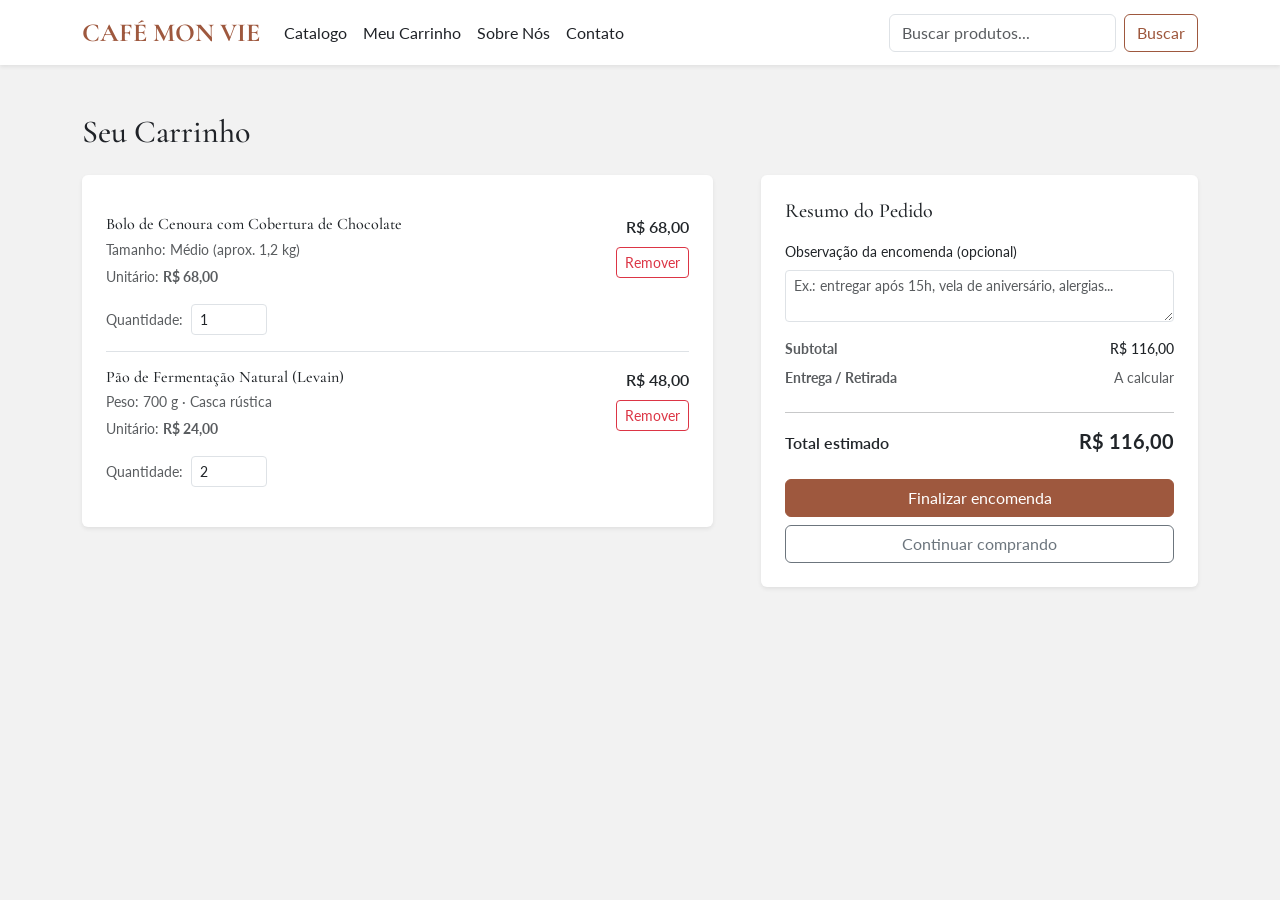
<file: client/cart.html>
<!DOCTYPE html>
<html lang="pt-br">

<head>
    <meta charset="UTF-8">
    <meta name="viewport" content="width=device-width, initial-scale=1.0">
    <link href="https://cdn.jsdelivr.net/npm/bootstrap@5.3.3/dist/css/bootstrap.min.css" rel="stylesheet"
        integrity="sha384-QWTKZyjpPEjISv5WaRU9OFeRpok6YctnYmDr5pNlyT2bRjXh0JMhjY6hW+ALEwIH" crossorigin="anonymous">
    <link rel="stylesheet" href="https://cdnjs.cloudflare.com/ajax/libs/font-awesome/6.4.0/css/all.min.css">
    <link rel="stylesheet" href="../assets/css/style.css">
    <title>Meu Carrinho</title>
</head>

<body>

    <nav class="navbar navbar-expand-lg bg-white shadow-sm">
        <div class="container">
            <a class="navbar-brand" href="index.html">CAFÉ MON VIE</a>
            <button class="navbar-toggler" type="button" data-bs-toggle="collapse" data-bs-target="#navbarScroll"
                aria-controls="navbarScroll" aria-expanded="false" aria-label="Toggle navigation">
                <span class="navbar-toggler-icon"></span>
            </button>
            <div class="collapse navbar-collapse" id="navbarScroll">
                <ul class="navbar-nav me-auto my-2 my-lg-0 navbar-nav-scroll" style="--bs-scroll-height: 100px;">
                    <li class="nav-item">
                        <a class="nav-link" href="catalog.html">Catalogo</a>
                    </li>
                    <li class="nav-item">
                        <a class="nav-link" href="cart.html">Meu Carrinho</a>
                    </li>
                    <li class="nav-item">
                        <a class="nav-link" href="index.html#about-us">Sobre Nós</a>
                    </li>
                    <li class="nav-item">
                        <a class="nav-link" href="#contact">Contato</a>
                    </li>
                </ul>
            </div>
            <form class="d-flex" role="search">
                <input class="form-control me-2" type="search" placeholder="Buscar produtos..."
                    aria-label="Buscar produtos">
                <button class="btn btn-outline-primary" type="submit">
                    Buscar
                </button>
            </form>
        </div>
    </nav>

    <main class="container my-5">
        <section class="cart-section" aria-labelledby="cart-title">
            <div class="d-flex justify-content-between align-items-center mb-4">
                <h1 id="cart-title" class="h2 mb-0">Seu Carrinho</h1>
            </div>

            <div class="row g-4 g-lg-5 align-items-start">
                <div class="col-12 col-lg-7">
                    <article class="card border-0 shadow-sm">
                        <div class="card-body p-3 p-md-4">
                            <ul class="list-group list-group-flush cart-items">
                                <li class="list-group-item px-0 py-3 cart-item">
                                    <div class="d-flex justify-content-between align-items-start gap-3">
                                        <div>
                                            <h2 class="h6 mb-1 product-name">Bolo de Cenoura com Cobertura de Chocolate
                                            </h2>
                                            <p class="text-muted small mb-1">Tamanho: Médio (aprox. 1,2 kg)</p>
                                            <span class="text-muted small">Unitário: <strong class="unit-price">R$
                                                    68,00</strong></span>
                                        </div>

                                        <div class="text-end">
                                            <div class="fw-semibold product-subtotal mb-2">R$ 68,00</div>
                                            <a href="#>"
                                                class="btn btn-sm btn-outline-danger remove-item" title="Remover item"
                                                aria-label="Remover Bolo de Cenoura com Cobertura de Chocolate">Remover</a>
                                        </div>
                                    </div>

                                    <div class="d-flex align-items-center gap-2 mt-3">
                                        <label for="qty-1" class="small text-muted mb-0">Quantidade:</label>
                                        <input id="qty-1" type="number" name="quantities[1]" value="1" min="1" max="50"
                                            class="form-control form-control-sm item-qty" style="width: 76px;">
                                    </div>
                                </li>

                                <li class="list-group-item px-0 py-3 cart-item">
                                    <div class="d-flex justify-content-between align-items-start gap-3">
                                        <div>
                                            <h2 class="h6 mb-1 product-name">Pão de Fermentação Natural (Levain)</h2>
                                            <p class="text-muted small mb-1 product-meta">Peso: 700 g · Casca rústica
                                            </p>
                                            <span class="text-muted small">Unitário: <strong class="unit-price">R$
                                                    24,00</strong></span>
                                        </div>

                                        <div class="text-end">
                                            <div class="fw-semibold product-subtotal mb-2">R$ 48,00</div>
                                            <a href="#" class="btn btn-sm btn-outline-danger remove-item" title="Remover item" 
                                            aria-label="Remover Pão de Fermentação Natural">Remover</a>
                                        </div>
                                    </div>

                                    <div class="d-flex align-items-center gap-2 mt-3">
                                        <label for="qty-2" class="small text-muted mb-0">Quantidade:</label>
                                        <input id="qty-2" type="number" name="quantities[2]" value="2" min="1" max="50"
                                            class="form-control form-control-sm item-qty" style="width: 76px;">
                                    </div>
                                </li>
                            </ul>

                            <div class="text-center py-5 d-none cart-empty">
                                <p class="text-muted mb-3">Seu carrinho ainda está vazio.</p>
                                <a href="index.html" class="btn btn-dark">Ver doces, bolos e pães</a>
                            </div>
                        </div>
                    </article>
                </div>

                <aside class="col-12 col-lg-5" aria-label="Resumo do pedido">
                    <div class="card border-0 shadow-sm">
                        <div class="card-body p-3 p-md-4">
                            <h2 class="h5 mb-3">Resumo do Pedido</h2>

                            <div class="mb-3">
                                <label for="order-note" class="form-label small">Observação da encomenda
                                    (opcional)</label>
                                <textarea id="order-note" name="order_note" rows="2"
                                    class="form-control form-control-sm"
                                    placeholder="Ex.: entregar após 15h, vela de aniversário, alergias..."></textarea>
                            </div>

                            <dl class="row small mb-3">
                                <dt class="col-6 text-muted">Subtotal</dt>
                                <dd class="col-6 text-end fw-medium cart-subtotal">R$ 116,00</dd>

                                <dt class="col-6 text-muted">Entrega / Retirada</dt>
                                <dd class="col-6 text-end text-muted cart-delivery">A calcular</dd>
                            </dl>

                            <hr>

                            <div class="d-flex justify-content-between align-items-baseline mb-4">
                                <span class="fw-semibold">Total estimado</span>
                                <span class="h5 mb-0 fw-bold cart-total">R$ 116,00</span>
                            </div>

                            <div class="d-grid gap-2">
                                <a href="checkout.html" class="btn btn-primary">Finalizar encomenda</a>
                                <a href="index.html" class="btn btn-outline-secondary">Continuar comprando</a>
                            </div>
                        </div>
                    </div>
                </aside>
            </div>
        </section>
    </main>

</body>

</html>
</file>
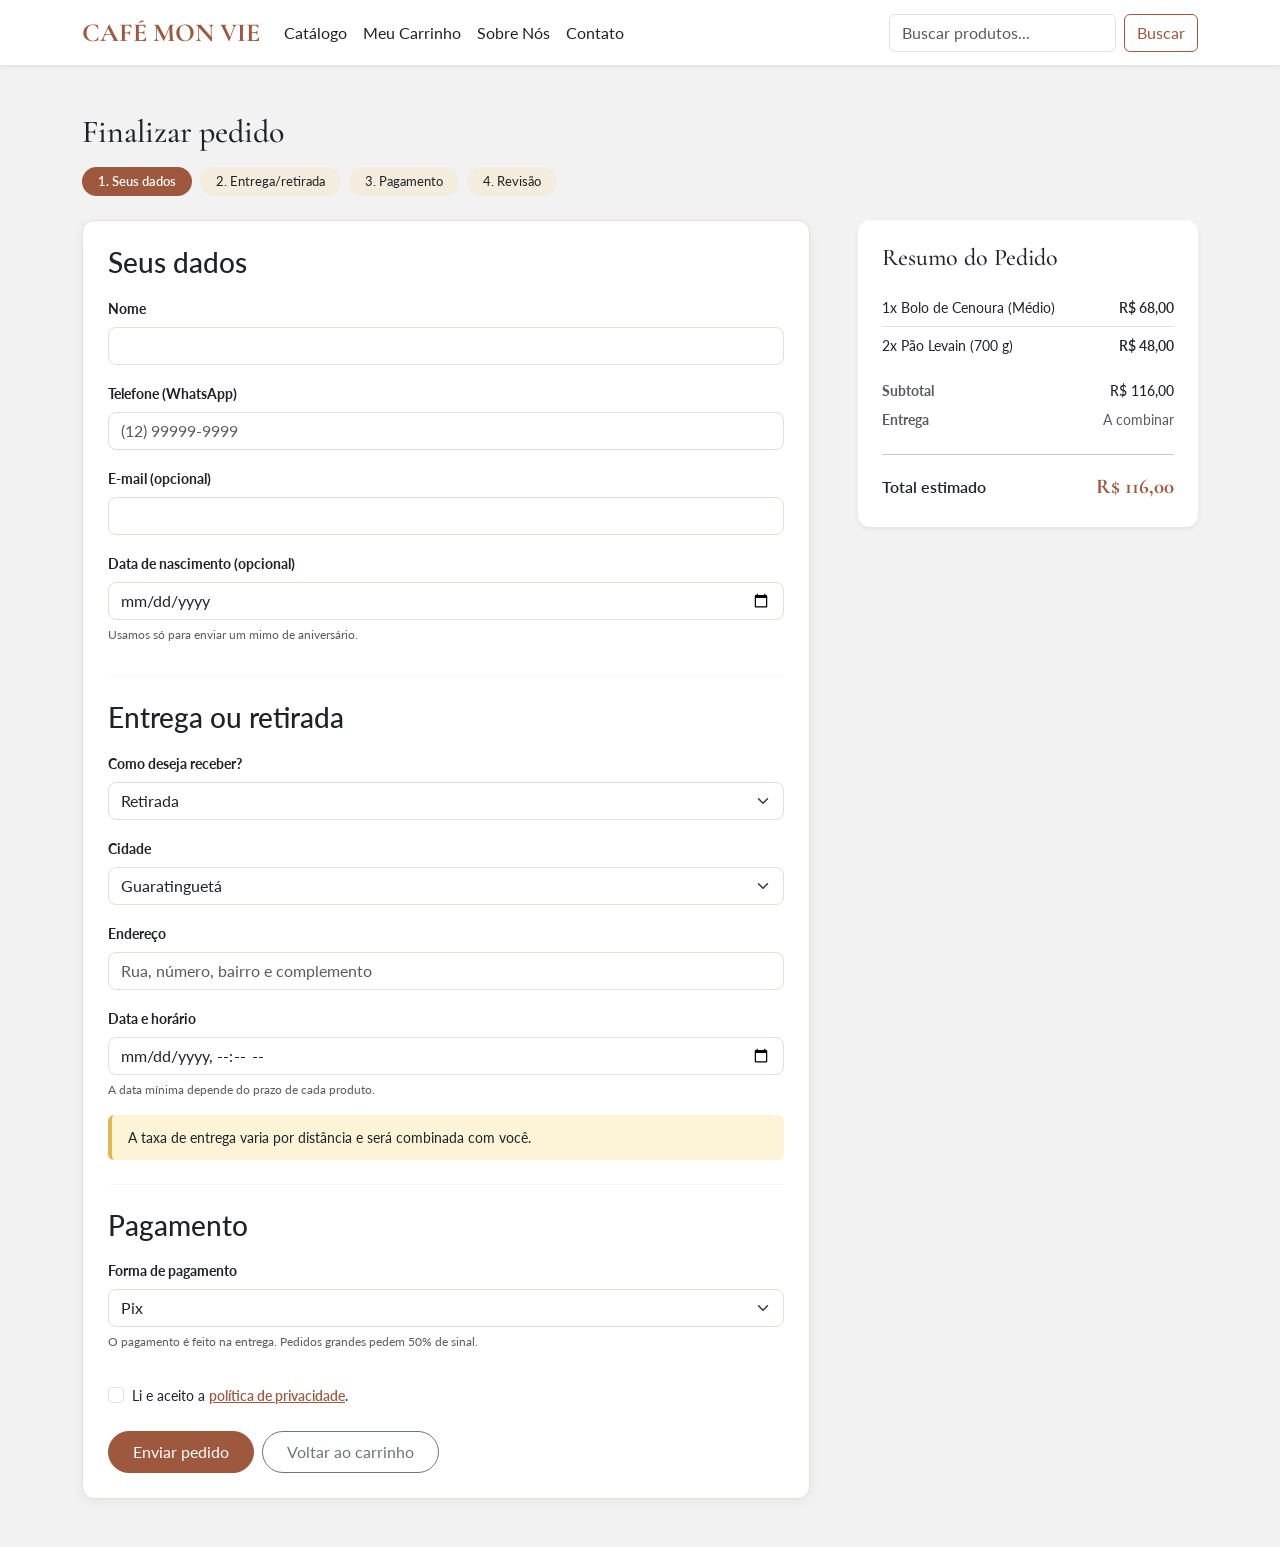
<file: client/checkout.html>
<!DOCTYPE html>
<html lang="pt-br">

<head>
    <meta charset="UTF-8">
    <meta name="viewport" content="width=device-width, initial-scale=1.0">
    <link href="https://cdn.jsdelivr.net/npm/bootstrap@5.3.3/dist/css/bootstrap.min.css" rel="stylesheet"
        integrity="sha384-QWTKZyjpPEjISv5WaRU9OFeRpok6YctnYmDr5pNlyT2bRjXh0JMhjY6hW+ALEwIH" crossorigin="anonymous">
    <link rel="stylesheet" href="https://cdnjs.cloudflare.com/ajax/libs/font-awesome/6.4.0/css/all.min.css">
    <link rel="stylesheet" href="../assets/css/style.css">
    <title>Finalizar Pedido - Café Mon Vie</title>
</head>

<body>

    <nav class="navbar navbar-expand-lg bg-white shadow-sm">
        <div class="container">
            <a class="navbar-brand" href="index.html">CAFÉ MON VIE</a>
            <button class="navbar-toggler" type="button" data-bs-toggle="collapse" data-bs-target="#navbarScroll"
                aria-controls="navbarScroll" aria-expanded="false" aria-label="Toggle navigation">
                <span class="navbar-toggler-icon"></span>
            </button>
            <div class="collapse navbar-collapse" id="navbarScroll">
                <ul class="navbar-nav me-auto my-2 my-lg-0 navbar-nav-scroll" style="--bs-scroll-height: 100px;">
                    <li class="nav-item">
                        <a class="nav-link" href="catalog.html">Catálogo</a>
                    </li>
                    <li class="nav-item">
                        <a class="nav-link" href="cart.html">Meu Carrinho</a>
                    </li>
                    <li class="nav-item">
                        <a class="nav-link" href="index.html#about-us">Sobre Nós</a>
                    </li>
                    <li class="nav-item">
                        <a class="nav-link" href="#contact">Contato</a>
                    </li>
                </ul>
            </div>
            <form class="d-flex" role="search">
                <input class="form-control me-2" type="search" placeholder="Buscar produtos..."
                    aria-label="Buscar produtos">
                <button class="btn btn-outline-primary" type="submit">
                    Buscar
                </button>
            </form>
        </div>
    </nav>

    <main class="container my-5">
        <section class="checkout-section" aria-labelledby="checkout-title">
            <div class="mb-4">
                <h1 id="checkout-title" class="h2 mb-3">Finalizar pedido</h1>

                <!-- Indicador de Etapas (Pills) -->
                <div class="d-flex flex-wrap gap-2 checkout-steps" role="navigation" aria-label="Etapas do pedido">
                    <span class="badge rounded-pill checkout-step active">1. Seus dados</span>
                    <span class="badge rounded-pill checkout-step">2. Entrega/retirada</span>
                    <span class="badge rounded-pill checkout-step">3. Pagamento</span>
                    <span class="badge rounded-pill checkout-step">4. Revisão</span>
                </div>
            </div>

            <div class="row g-4 g-lg-5 align-items-start">
                <div class="col-12 col-lg-8">
                    <form action="#" method="POST" class="product-details">
                        
                        <fieldset class="mb-4">
                            <legend class="h3 mb-3">Seus dados</legend>

                            <div class="mb-3">
                                <label for="customer-name" class="form-label">Nome</label>
                                <input type="text" id="customer-name" name="name" class="form-control" required>
                            </div>

                            <div class="mb-3">
                                <label for="customer-phone" class="form-label">Telefone (WhatsApp)</label>
                                <input type="tel" id="customer-phone" name="phone" class="form-control"
                                    placeholder="(12) 99999-9999" required>
                            </div>

                            <div class="mb-3">
                                <label for="customer-email" class="form-label">E-mail (opcional)</label>
                                <input type="email" id="customer-email" name="email" class="form-control">
                            </div>

                            <div class="mb-2">
                                <label for="customer-birthdate" class="form-label">Data de nascimento (opcional)</label>
                                <input type="date" id="customer-birthdate" name="birthdate" class="form-control">
                                <small class="form-text text-muted">Usamos só para enviar um mimo de aniversário.</small>
                            </div>
                        </fieldset>

                        <hr class="my-4" style="border-color: var(--border-color);">

                        <fieldset class="mb-4">
                            <legend class="h3 mb-3">Entrega ou retirada</legend>

                            <div class="mb-3">
                                <label for="delivery-method" class="form-label">Como deseja receber?</label>
                                <select id="delivery-method" name="delivery_method" class="form-select">
                                    <option value="retirada" selected>Retirada</option>
                                    <option value="entrega">Entrega</option>
                                </select>
                            </div>

                            <div class="mb-3">
                                <label for="delivery-city" class="form-label">Cidade</label>
                                <select id="delivery-city" name="city" class="form-select">
                                    <option value="guaratingueta" selected>Guaratinguetá</option>
                                    <option value="aparecida">Aparecida</option>
                                    <option value="lorena">Lorena</option>
                                </select>
                            </div>

                            <div class="mb-3">
                                <label for="delivery-address" class="form-label">Endereço</label>
                                <input type="text" id="delivery-address" name="address" class="form-control"
                                    placeholder="Rua, número, bairro e complemento">
                            </div>

                            <div class="mb-3">
                                <label for="delivery-datetime" class="form-label">Data e horário</label>
                                <input type="datetime-local" id="delivery-datetime" name="delivery_datetime"
                                    class="form-control" required>
                                <small class="form-text text-muted">A data mínima depende do prazo de cada produto.</small>
                            </div>

                            <div class="checkout-alert mt-3" role="note">
                                A taxa de entrega varia por distância e será combinada com você.
                            </div>
                        </fieldset>

                        <hr class="my-4" style="border-color: var(--border-color);">

                        <fieldset class="mb-4">
                            <legend class="h3 mb-3">Pagamento</legend>

                            <div class="mb-2">
                                <label for="payment-method" class="form-label">Forma de pagamento</label>
                                <select id="payment-method" name="payment_method" class="form-select">
                                    <option value="pix" selected>Pix</option>
                                    <option value="cartao_credito">Cartão de Crédito</option>
                                    <option value="cartao_debito">Cartão de Débito</option>
                                    <option value="dinheiro">Dinheiro</option>
                                </select>
                                <small class="form-text text-muted">O pagamento é feito na entrega. Pedidos grandes pedem 50% de sinal.</small>
                            </div>
                        </fieldset>

                        <div class="form-check mb-4">
                            <input class="form-check-input" type="checkbox" id="privacy-policy" required>
                            <label class="form-check-label small" for="privacy-policy">
                                Li e aceito a <a href="#" class="link-products text-decoration-underline">política de privacidade</a>.
                            </label>
                        </div>

                        <div class="d-flex flex-wrap gap-2">
                            <button type="submit" class="btn btn-primary rounded-pill px-4 py-2">
                                Enviar pedido
                            </button>
                            <a href="cart.html" class="btn btn-outline-secondary rounded-pill px-4 py-2">
                                Voltar ao carrinho
                            </a>
                        </div>
                    </form>
                </div>

                <aside class="col-12 col-lg-4" aria-label="Resumo da encomenda">
                    <div class="card border-0 shadow-sm" style="border-radius: 12px;">
                        <div class="card-body p-3 p-md-4">
                            <h2 class="h4 mb-3">Resumo do Pedido</h2>

                            <ul class="list-group list-group-flush small mb-3">
                                <li class="list-group-item px-0 d-flex justify-content-between">
                                    <span>1x Bolo de Cenoura (Médio)</span>
                                    <span class="fw-semibold">R$ 68,00</span>
                                </li>
                                <li class="list-group-item px-0 d-flex justify-content-between">
                                    <span>2x Pão Levain (700 g)</span>
                                    <span class="fw-semibold">R$ 48,00</span>
                                </li>
                            </ul>

                            <dl class="row small mb-3">
                                <dt class="col-6 text-muted">Subtotal</dt>
                                <dd class="col-6 text-end fw-medium">R$ 116,00</dd>

                                <dt class="col-6 text-muted">Entrega</dt>
                                <dd class="col-6 text-end text-muted">A combinar</dd>
                            </dl>

                            <hr>

                            <div class="d-flex justify-content-between align-items-baseline">
                                <span class="fw-semibold">Total estimado</span>
                                <span class="product-price mb-0">R$ 116,00</span>
                            </div>
                        </div>
                    </div>
                </aside>
            </div>
        </section>
    </main>

    <script src="https://cdn.jsdelivr.net/npm/bootstrap@5.3.3/dist/js/bootstrap.bundle.min.js"
        integrity="sha384-YvpcrYf0tY3lHB60NNkmXc5s9fDVZLESaAA55NDzOxhy9GkcIdslK1eN7N6jIeHz"
        crossorigin="anonymous"></script>
</body>

</html>
</file>
<file: assets/css/style.css>
@import url('https://fonts.googleapis.com/css2?family=Cormorant+Garamond:wght@400;500;600;700&family=Lato:wght@300;400;700&display=swap');

:root {
    --primary-color: #F4EDDD;
    --secondary-color: #BC9B7C;
    --tertiary-color: #9E583E;
    --neutral-color: #F2F2F2;
    --text-dark-color: #1F2227;
    --white-color: #FFFFFF;
    --border-color: #E5DED3;

    --fonte-titulo: 'Cormorant Garamond', serif;
    --fonte-texto: 'Lato', sans-serif;
}

html {
    scroll-behavior: smooth;
    scroll-padding-top: 80px;
}

body {
    background-color: var(--neutral-color);
    font-family: var(--fonte-texto);
    color: var(--text-dark-color);
}

h1, h2, h3, h4, h5, h6, .title {
    font-family: var(--fonte-titulo);
    color: var(--text-dark-color);
}

h1 {
    font-size: 44px;
}

h2 {
    font-size: 34px;
}

h3 {
    font-size: 26px;
}

.navbar {
    position: sticky;
    top: 0;
    z-index: 1000;
}

.navbar-brand {
    font-family: var(--fonte-titulo);
    font-size: 26px;
    font-weight: 700;
    color: var(--tertiary-color);
}

.navbar-brand:hover {
    color: var(--tertiary-color);
}

.nav-link {
    color: var(--text-dark-color);
    transition: color 0.3s ease;
}

.nav-link:hover {
    color: var(--tertiary-color);
}

.title {
    font-size: 34px;
    margin-top: 24px;
    margin-bottom: 24px;
}

.text {
    font-family: var(--fonte-texto);
    font-size: 17px;
    color: var(--text-dark-color);
}

.hero-title {
    margin-top: 40px;
}

.hero-title h1 {
    font-family: var(--fonte-titulo);
    font-size: 48px;
    margin-bottom: 12px;
}

.hero-title p {
    font-family: var(--fonte-texto);
    font-size: 18px;
}

.btn {
    font-family: var(--fonte-texto);
    transition: all 0.3s ease;
}

.btn-primary {
    background-color: var(--tertiary-color);
    border-color: var(--tertiary-color);
}

.btn-primary:hover,
.btn-primary:focus,
.btn-primary:active {
    background-color: #81452F !important;
    border-color: #81452F !important;
}

.btn-outline-primary {
    color: var(--tertiary-color);
    border-color: var(--tertiary-color);
}

.btn-outline-primary:hover,
.btn-outline-primary:focus,
.btn-outline-primary:active {
    color: var(--white-color) !important;
    background-color: var(--tertiary-color) !important;
    border-color: var(--tertiary-color) !important;
}

.btn:focus,
.btn:active:focus {
    box-shadow: 0 0 0 0.2rem rgba(158, 88, 62, 0.20) !important;
}
.buttons-action .btn-success {
    background-color: #5C7658;
    border-color: #5C7658;
}

.buttons-action .btn-success:hover {
    background-color: #465E43;
    border-color: #465E43;
}

.btn-outline-success {
    color: #5C7658;
    border-color: #5C7658;
}

.btn-outline-success:hover {
    background-color: #5C7658;
    border-color: #5C7658;
}

.featured-products {
    margin-top: 48px;
}

.link-products {
    color: var(--tertiary-color);
    font-weight: 600;
    text-decoration: none;
    transition: color 0.3s ease;
}

.link-products:hover {
    color: #81452F;
    text-decoration: underline;
}

.product-card {
    border-radius: 10px;
    overflow: hidden;
    transition: transform 0.3s ease, box-shadow 0.3s ease;
}

.product-card:hover {
    transform: translateY(-5px);
    box-shadow: 0 8px 20px rgba(0, 0, 0, 0.10) !important;
}

.img-container {
    width: 100%;
    height: 250px;
    overflow: hidden;
}

.img-container img {
    width: 100%;
    height: 100%;
    object-fit: cover;
    transition: transform 0.4s ease;
}

.product-card:hover .img-container img {
    transform: scale(1.04);
}

.product-card .card-body {
    display: flex;
    flex-direction: column;
}

.product-title {
    font-family: var(--fonte-titulo);
    font-size: 23px;
    font-weight: 600;
    line-height: 1.3;
}

.product-description {
    font-family: var(--fonte-texto);
    font-size: 16px;
    line-height: 1.6;
    color: var(--text-dark-color);
}

.product-price {
    font-family: var(--fonte-titulo);
    font-size: 21px;
    font-weight: 700;
    color: var(--tertiary-color);
    margin-bottom: 12px;
}

.product-card .card-body .d-flex {
    margin-top: auto;
    padding-top: 12px;
}

.product-photo {
    object-position: 30% center;
}

.about-us {
    background-color: var(--primary-color);
    border-radius: 12px;
    overflow: hidden;
    margin-top: 64px !important;
}

.about-us .title {
    font-family: var(--fonte-titulo);
    font-size: 42px;
    color: var(--text-dark-color);
    margin-top: 0;
    margin-bottom: 16px;
}

.about-subtitle {
    font-family: var(--fonte-titulo);
    font-size: 25px;
    font-weight: 400;
    line-height: 1.5;
    color: var(--text-dark-color);
}

.about-us .lead {
    font-family: var(--fonte-texto);
    font-size: 16px;
    line-height: 1.9;
    color: var(--text-dark-color);
    margin-bottom: 18px;
}

.about-signature {
    margin-top: 28px;
    margin-bottom: 0;
    font-size: 15px;
    font-style: italic;
    color: var(--text-dark-color);
}

.about-image {
    height: 100%;
    min-height: 420px;
    overflow: hidden;
    border-radius: 10px;
}

.about-image img {
    width: 100%;
    height: 100%;
    min-height: 420px;
    object-fit: cover;
    display: block;
}

.catalog-header {
    margin-bottom: 40px;
}

.catalog-header .title {
    margin-top: 0;
    margin-bottom: 16px;
}

.catalog-filters {
    margin-top: 24px;
}

.catalog-filters .btn {
    min-width: 100px;
}

.pagination {
    margin-top: 64px !important;
}

.page-link {
    color: var(--tertiary-color);
}

.page-link:hover {
    color: white;
    background-color: var(--tertiary-color);
    border-color: var(--tertiary-color);
}

.pagination .page-item.active .page-link {
    background-color: var(--tertiary-color);
    border-color: var(--tertiary-color);
    color: var(--white-color);
}

.pagination .page-link:focus {
    box-shadow: 0 0 0 0.2rem rgba(158, 88, 62, 0.20);
}

.details-title {
    font-family: var(--fonte-titulo);
    font-size: 38px;
    font-weight: 600;
    margin-bottom: 24px;
}

.product-detail-image {
    width: 60%;
    height: 420px;
    overflow: hidden;
    border-radius: 12px;
}

.product-details {
    background-color: var(--white-color);
    border: 1px solid var(--border-color);
    border-radius: 12px;
    padding: 25px;
    box-shadow: 0 3px 12px rgba(0, 0, 0, 0.05);
}

.product-details .details-title {
    font-size: 28px;
    margin-bottom: 25px;
}

.product-details .form-label {
    font-family: var(--fonte-texto);
    font-size: 14px;
    font-weight: 700;
    color: var(--text-dark-color);
}

.product-details .form-control,
.product-details .form-select {
    border: 1px solid var(--border-color);
    border-radius: 8px;
}

.product-details .form-control:focus,
.product-details .form-select:focus {
    border-color: var(--secondary-color);
    box-shadow: 0 0 0 0.2rem rgba(188, 155, 124, 0.20);
}

.quantity-input {
    max-width: 120px;
}

#image-reference {
    font-family: var(--fonte-texto);
    font-size: 14px;
    border: 1px solid var(--border-color);
    border-radius: 8px;
    background-color: var(--white-color);
}

#image-reference:focus {
    border-color: var(--secondary-color);
    box-shadow: 0 0 0 0.2rem rgba(188, 155, 124, 0.20);
}

.product-details .form-text {
    display: block;
    font-size: 12px;
    margin-top: 6px;
}

.checkout-step {
    background-color: var(--primary-color);
    color: var(--text-dark-color);
    font-family: var(--fonte-texto);
    font-size: 13px;
    font-weight: 400;
    padding: 8px 16px;
}

.checkout-step.active {
    background-color: var(--tertiary-color);
    color: var(--white-color);
    font-weight: 600;
}

.checkout-alert {
    background-color: #FDF3D7;
    border-left: 4px solid #E5B54F;
    border-radius: 6px;
    padding: 12px 16px;
    font-size: 14px;
    color: var(--text-dark-color);
}

.form-check-input:checked {
    background-color: var(--tertiary-color);
    border-color: var(--tertiary-color);
}

.form-check-input:focus {
    border-color: var(--secondary-color);
    box-shadow: 0 0 0 0.2rem rgba(158, 88, 62, 0.20);
}

footer {
    background-color: #E7E7E7;
}

.footer-copy {
    background-color: rgba(0, 0, 0, 0.08);
}

footer a {
    transition: color 0.3s ease;
}

footer a:hover {
    color: var(--tertiary-color) !important;
}

/*RESPONSIVIDADE*/

@media (max-width: 991px) {

    .about-us {
        margin-top: 48px !important;
    }

    .about-us .title {
        font-size: 36px;
    }

    .about-subtitle {
        font-size: 23px;
    }

    .about-image {
        min-height: 320px;
    }

    .about-image img {
        min-height: 320px;
    }

}

@media (max-width: 576px) {

    .buttons-action {
        display: flex;
        flex-direction: column;
        align-items: flex-start;
        gap: 10px;
    }

    .buttons-action .btn {
        width: 100%;
    }

    .about-us {
        padding-left: 20px !important;
        padding-right: 20px !important;
    }

    .about-us .title {
        font-size: 34px;
    }

    .about-us .lead {
        font-size: 15px;
        line-height: 1.8;
    }

    .about-image,
    .about-image img {
        min-height: 260px;
    }
}
</file>
